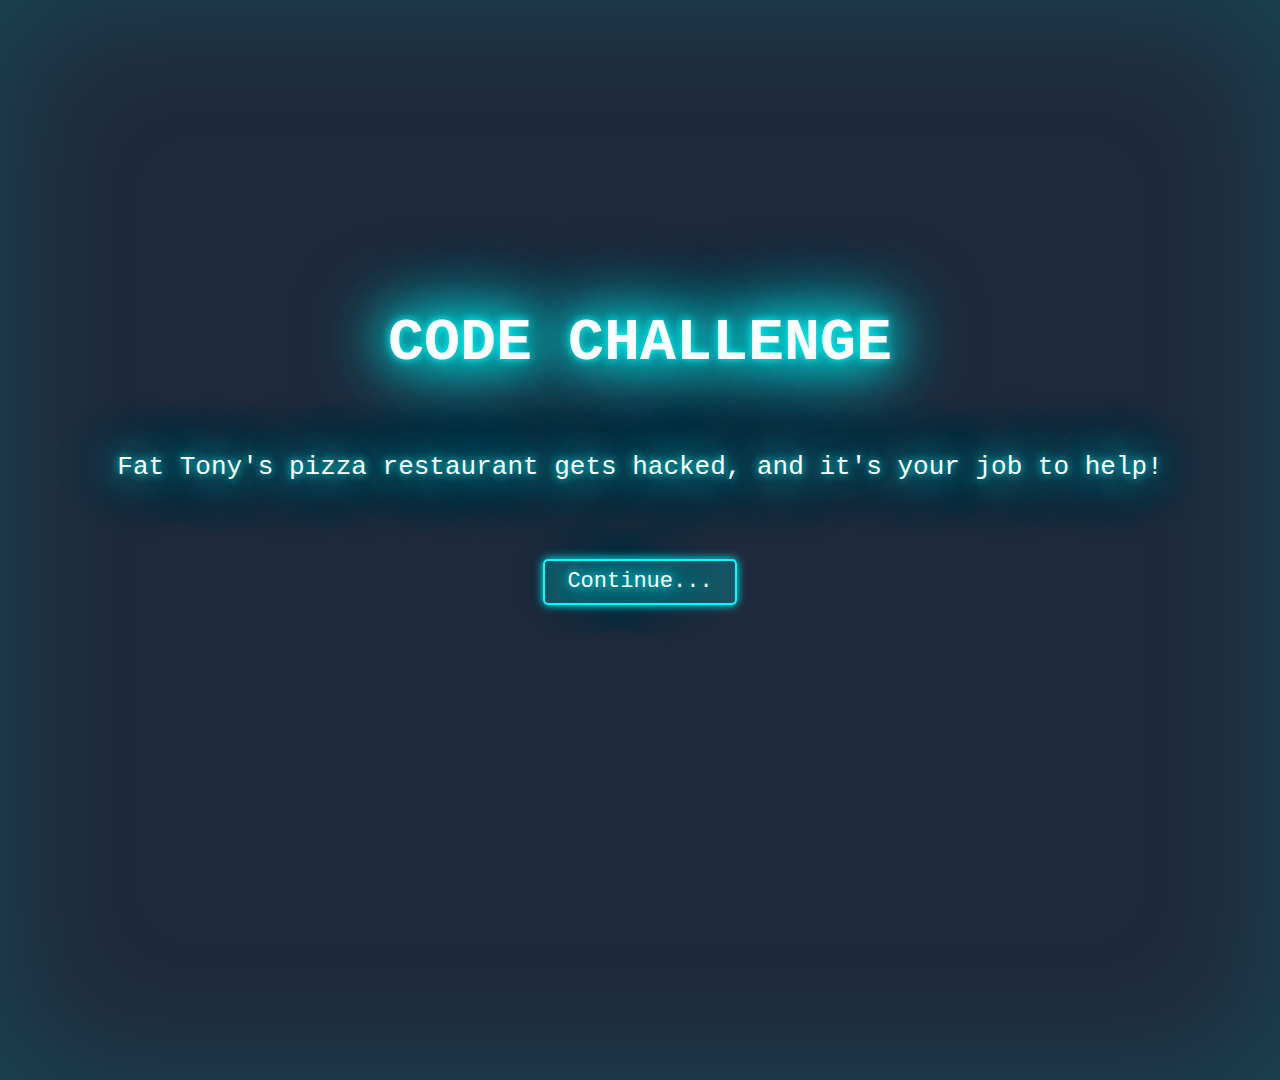
<file: index.html>
<!DOCTYPE html>
<html lang="en">
<head>
    <meta charset="UTF-8">
    <meta name="viewport" content="width=device-width, initial-scale=1.0">
    <title>Code Challenge</title>
    <link rel="stylesheet" href="./resources/styles.css">
</head>
<body>

<div class="stage visible">
  <div class="header">
    <h1>CODE CHALLENGE</h1>
    <p style="font-size: 1.3em; padding: 0 3em; text-align: center">Fat Tony's pizza restaurant gets hacked, and it's your job to help!</p>
        <a href="./challenge01.html"><button style="margin-top: 2em;">Continue...</button></a>
  </div>
  <div class="content">
  </div>
</div>


</html>
</file>
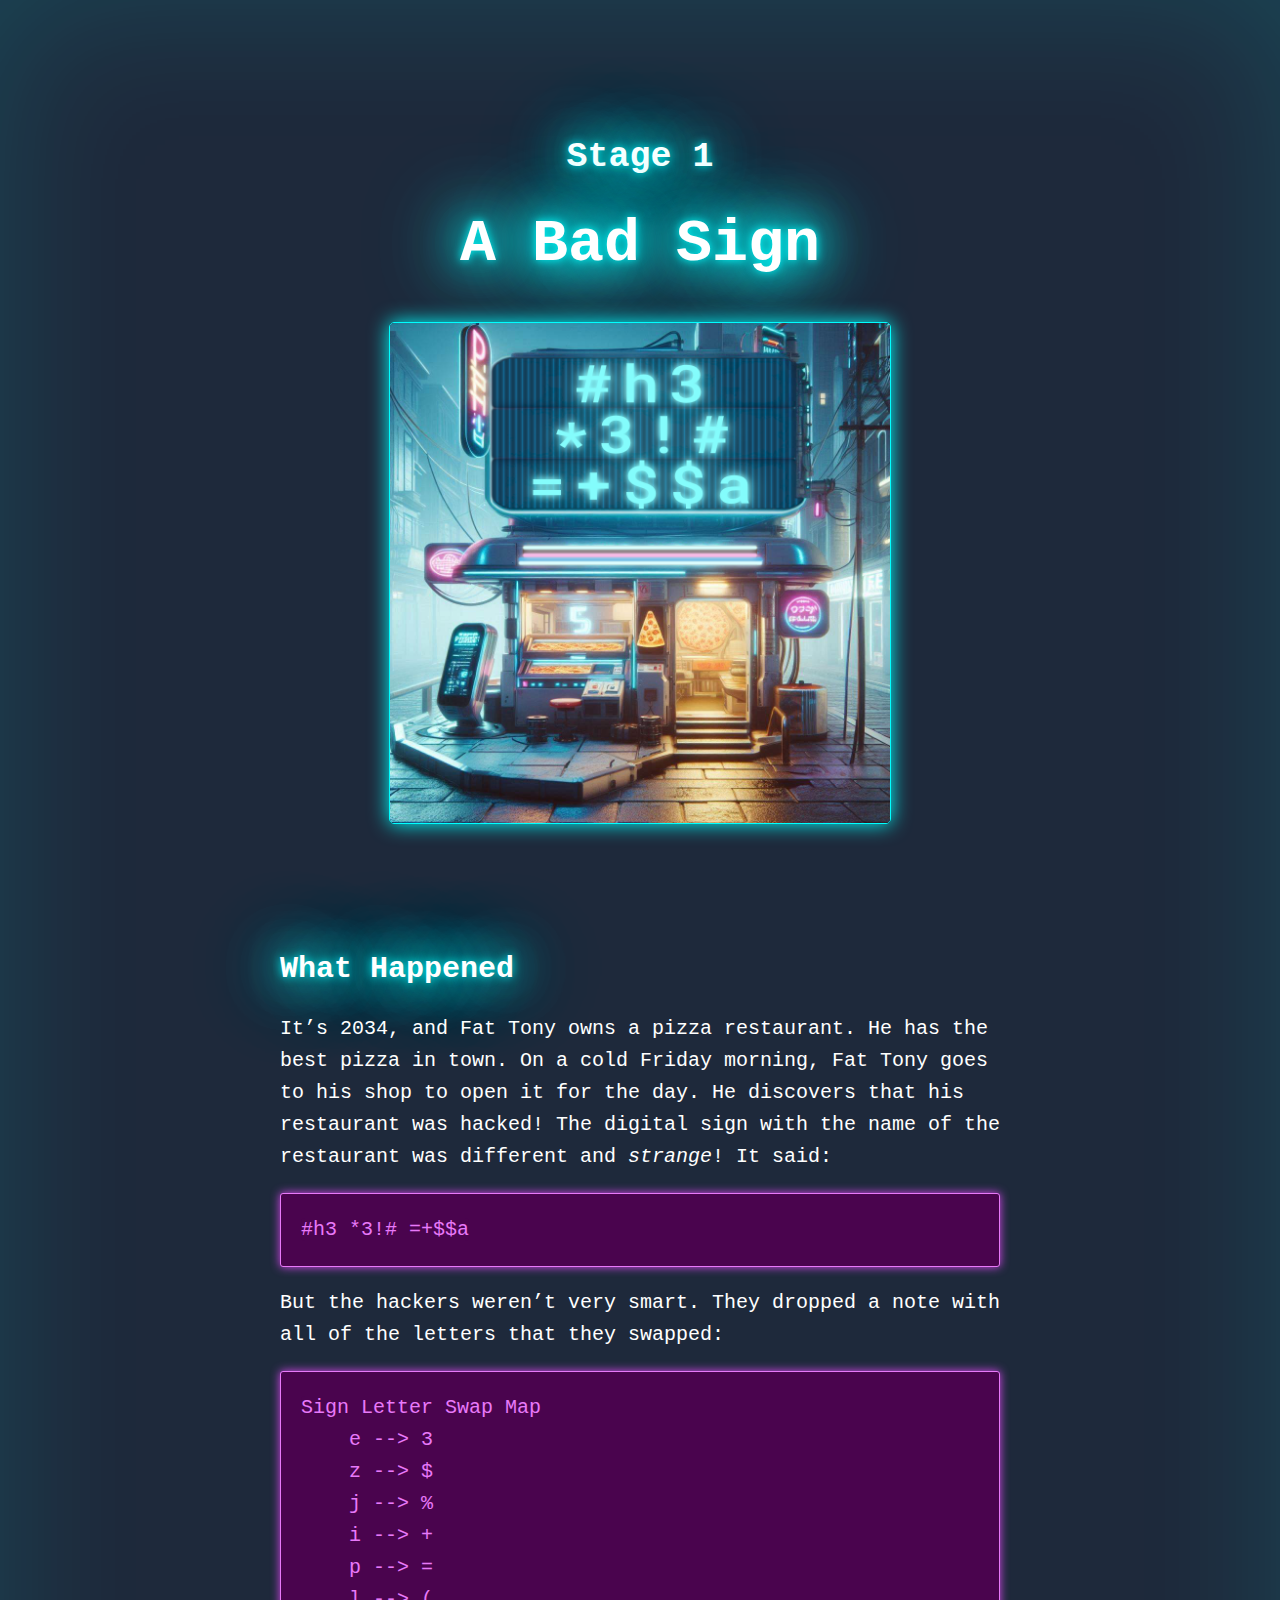
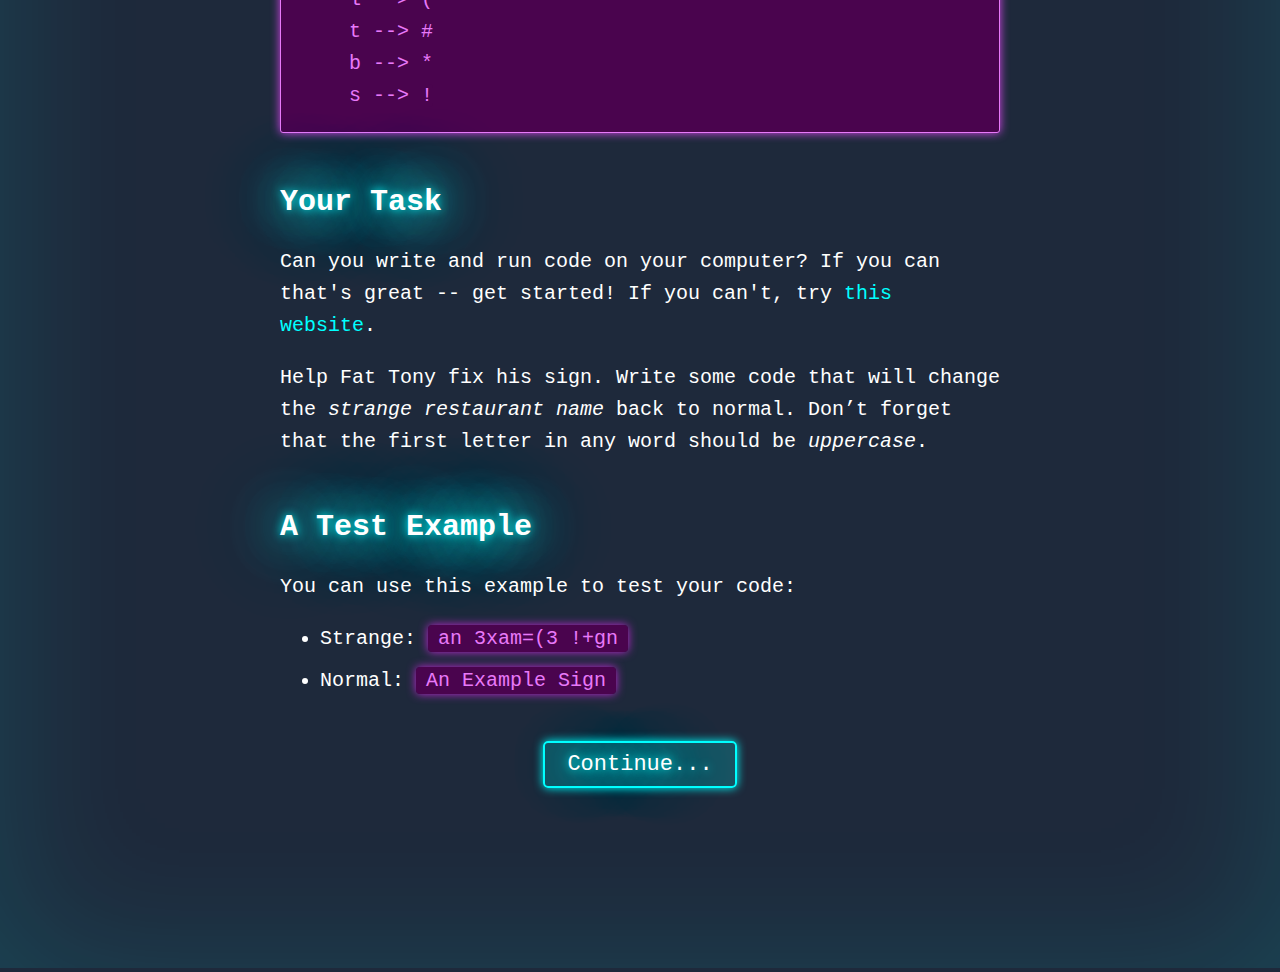
<file: challenge01.html>
<!DOCTYPE html>
<html lang="en">
<head>
    <meta charset="UTF-8">
    <meta name="viewport" content="width=device-width, initial-scale=1.0">
    <title>Code Challenge</title>
    <link rel="stylesheet" href="./resources/styles.css">
</head>
<body>


<div class="stage" id="stage1">
  <div class="header">
    <h2>Stage 1</h2>
    <h1> A Bad Sign</h1>
    <img src="./resources/img/pizzashop.png" alt="sign" />
  </div>

  <div class="content">
    <h3>What Happened</h3>
    <p>It’s 2034, and Fat Tony owns a pizza restaurant. He has the best pizza in town. On a cold Friday morning, Fat Tony goes to his shop to open it for the day. He discovers that his restaurant was hacked! The digital sign with the name of the restaurant was different and <em>strange</em>! It said:</p>
    <pre><code style="text-align:center">#h3 *3!# =+$$a</code></pre>
    <p>But the hackers weren’t very smart. They dropped a note with all of the letters that they swapped:</p>
    <pre class="text"><code>Sign Letter Swap Map
    &nbsp;&nbsp;&nbsp;&nbsp;e --&gt; 3
    &nbsp;&nbsp;&nbsp;&nbsp;z --&gt; $
    &nbsp;&nbsp;&nbsp;&nbsp;j --&gt; %
    &nbsp;&nbsp;&nbsp;&nbsp;i --&gt; +
    &nbsp;&nbsp;&nbsp;&nbsp;p --&gt; =
    &nbsp;&nbsp;&nbsp;&nbsp;l --&gt; (
    &nbsp;&nbsp;&nbsp;&nbsp;t --&gt; #
    &nbsp;&nbsp;&nbsp;&nbsp;b --&gt; *
    &nbsp;&nbsp;&nbsp;&nbsp;s --&gt; !
    </code></pre>

    <h3 id="your-task">Your Task</h3>
    <p>Can you write and run code on your computer? If you can that's great -- get started! If you can't, try <a target="_blank" href="https://onecompiler.com/">this website</a>.</p>
    <p>Help Fat Tony fix his sign. Write some code that will change the <em>strange restaurant name</em> back to normal. Don’t forget that the first letter in any word should be <em>uppercase</em>.</p>

    <h3 id="an-example">A Test Example</h3>
    <p>You can use this example to test your code:</p>
    <ul>
    <li>Strange: <code>an 3xam=(3 !+gn</code></li>
    <li>Normal: <code>An Example Sign</code></li>
    </ul>
        <a href="./challenge02.html"><button style="margin-top: 2em;">Continue...</button></a>
  </div>
</div>


</body>
</html>
</file>
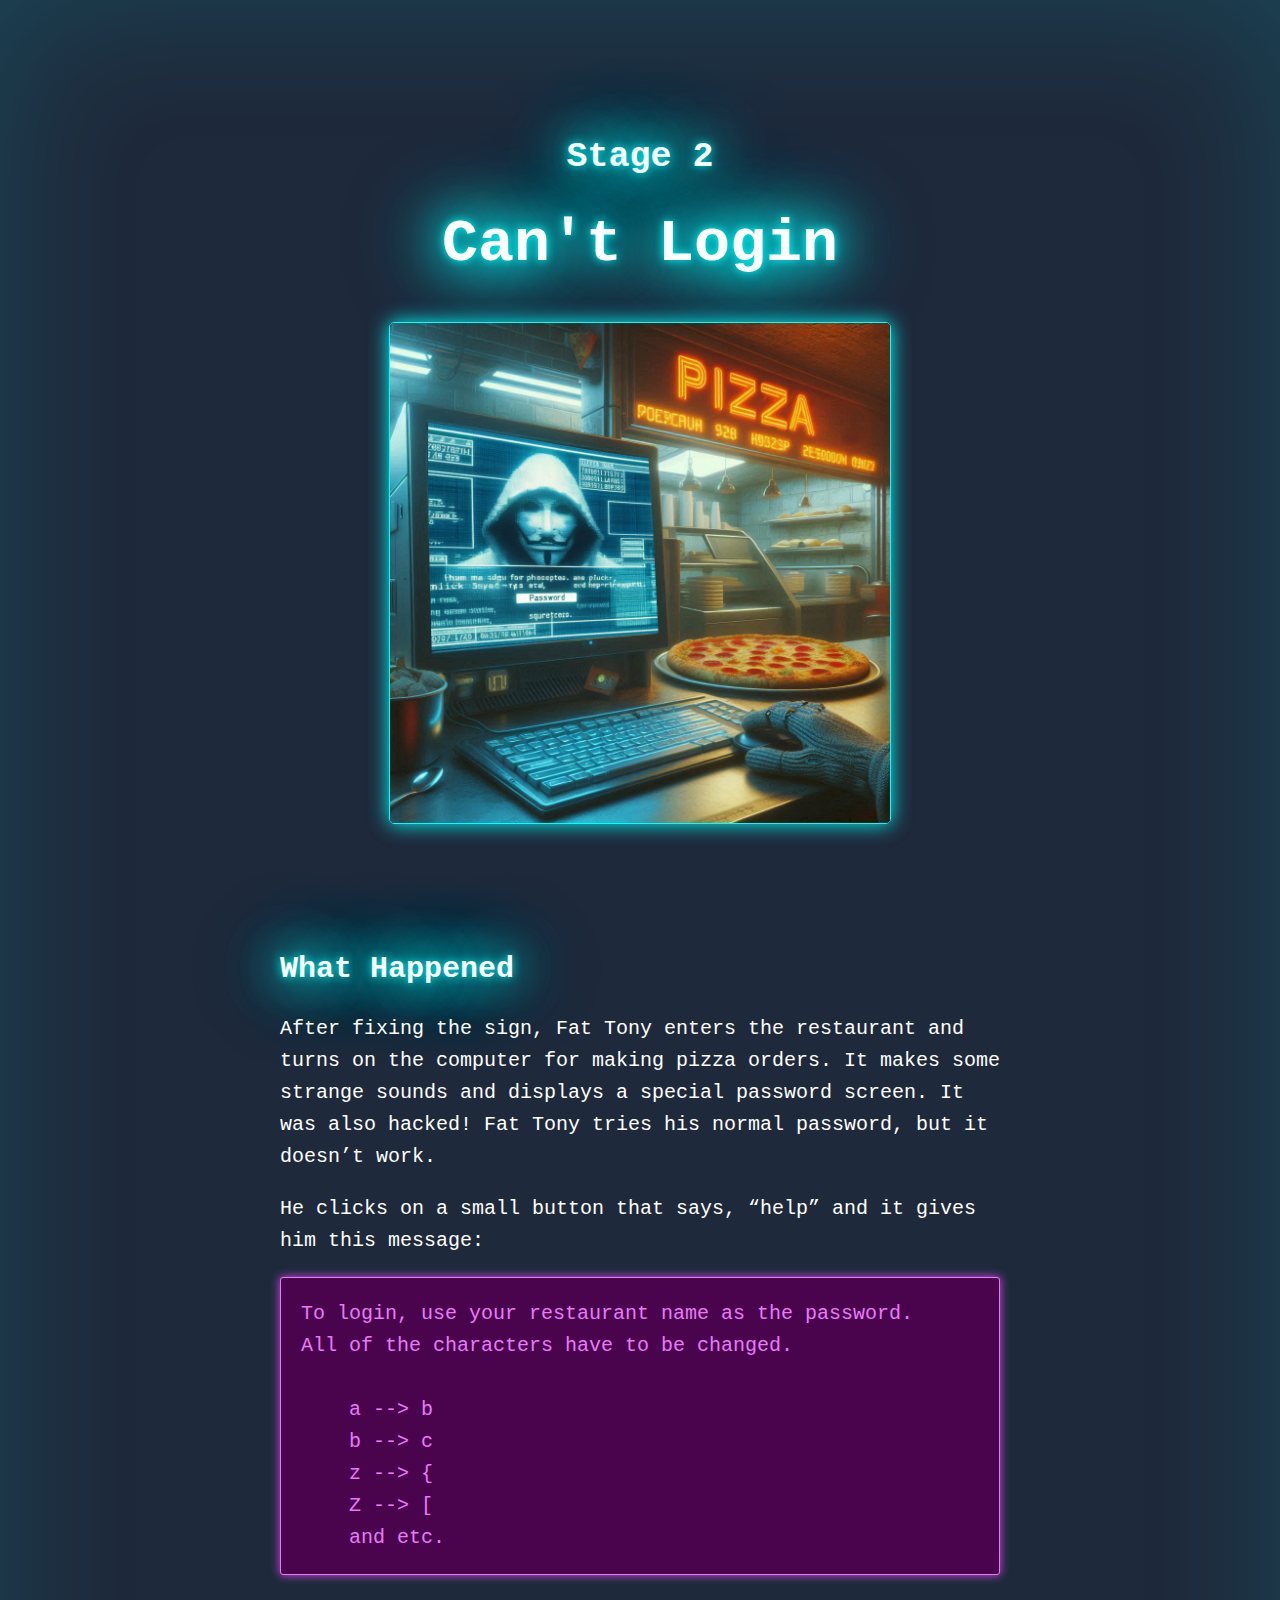
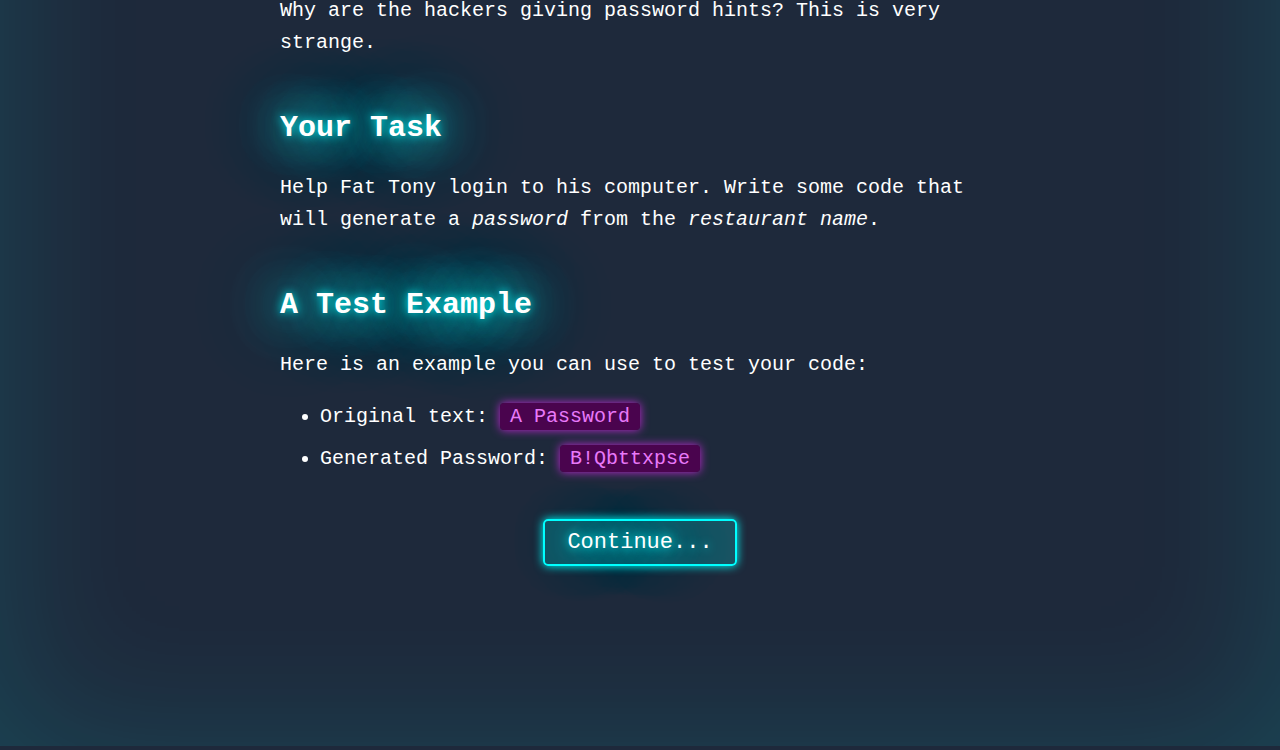
<file: challenge02.html>
<!DOCTYPE html>
<html lang="en">
<head>
    <meta charset="UTF-8">
    <meta name="viewport" content="width=device-width, initial-scale=1.0">
    <title>Code Challenge</title>
    <link rel="stylesheet" href="./resources/styles.css">
</head>
<body>


<div class="stage" id="stage2">
  <div class="header">
    <h2>Stage 2</h2>
    <h1>Can't Login</h1>
    <img src="./resources/img/login.png" alt="login" />
  </div>

  <div class="content">
    <h3>What Happened</h3>
    <p>After fixing the sign, Fat Tony enters the restaurant and turns on the computer for making pizza orders. It makes some strange sounds and displays a special password screen. It was also hacked! Fat Tony tries his normal password, but it doesn’t work.</p>
    <p>He clicks on a small button that says, “help” and it gives him this message:</p>
    <pre><code>To login, use your restaurant name as the password.
    All of the characters have to be changed.

    &nbsp;&nbsp;&nbsp;&nbsp;a --&gt; b
    &nbsp;&nbsp;&nbsp;&nbsp;b --&gt; c
    &nbsp;&nbsp;&nbsp;&nbsp;z --&gt; {
    &nbsp;&nbsp;&nbsp;&nbsp;Z --&gt; [
    &nbsp;&nbsp;&nbsp;&nbsp;and etc.</code></pre>
    <p>Why are the hackers giving password hints? This is very strange.</p>

    <h3 id="your-task-1">Your Task</h3>
    <p>Help Fat Tony login to his computer. Write some code that will
    generate a <em>password</em> from the <em>restaurant name</em>.</p>

    <h3 id="an-example-1">A Test Example</h3>
    <p>Here is an example you can use to test your code:</p>
    <ul>
    <li>Original text: <code>A Password</code></li>
    <li>Generated Password: <code>B!Qbttxpse</code></li>
    </ul>

        <a href="./challenge03.html"><button style="margin-top: 2em;">Continue...</button></a>
  </div>
</div>

</body>
</html>
</file>
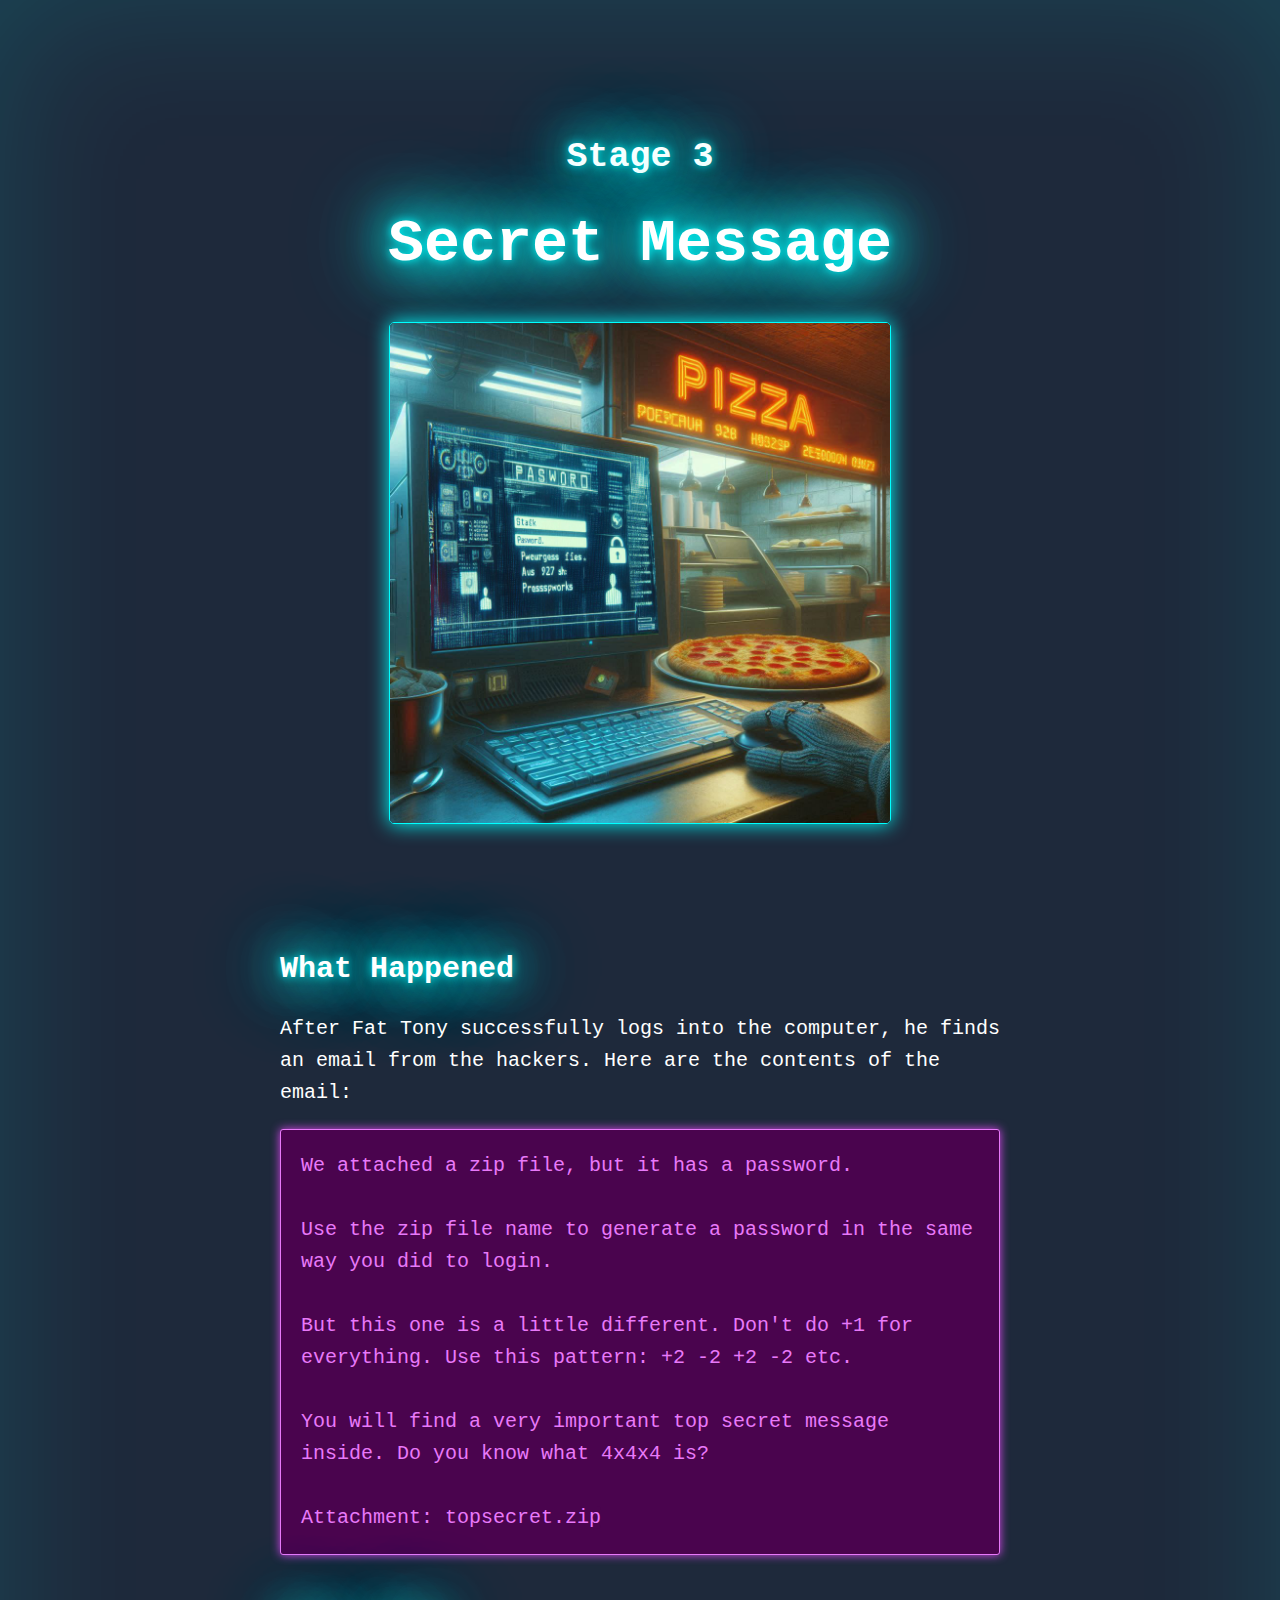
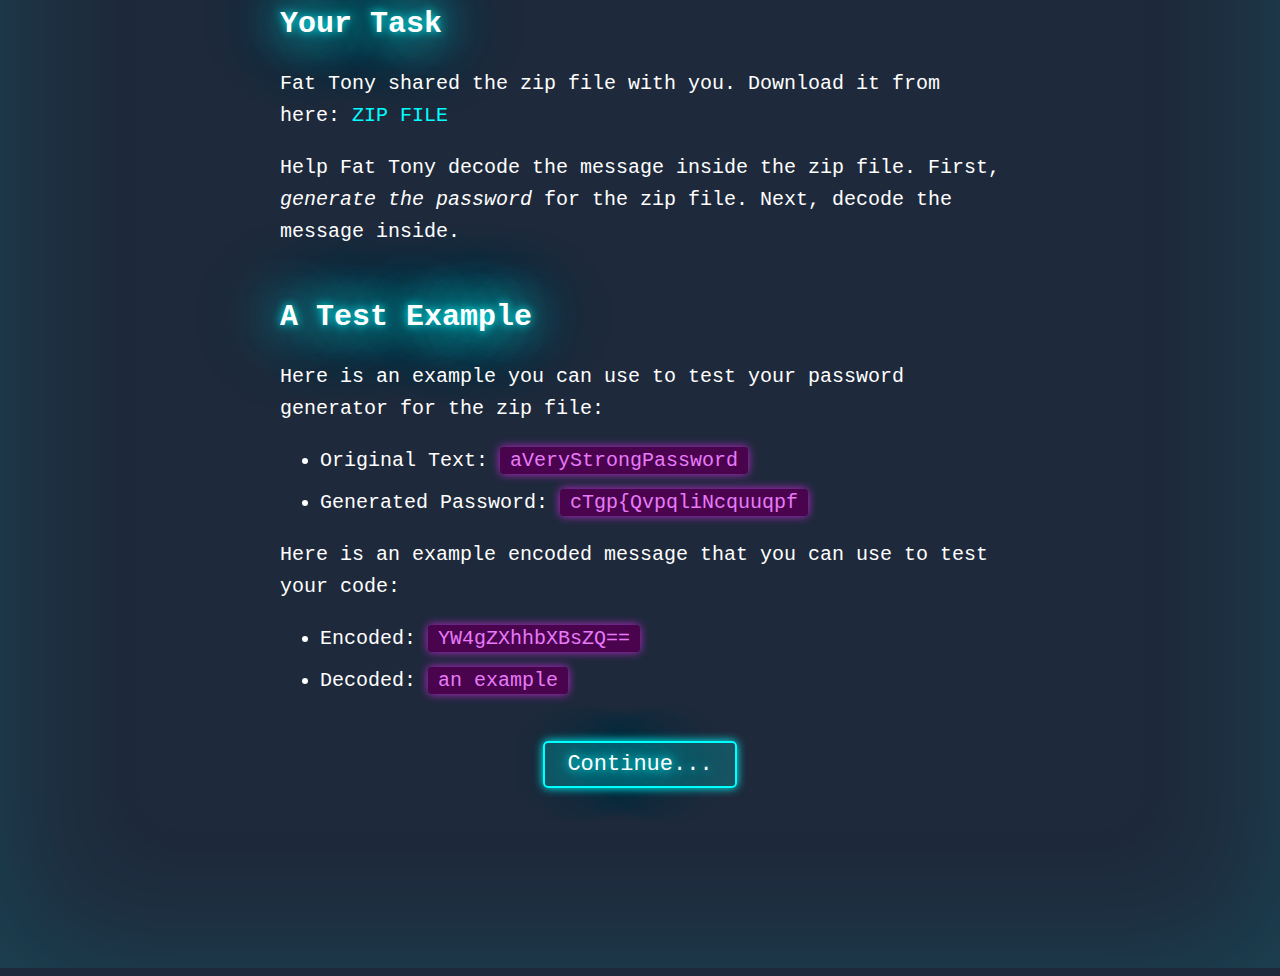
<file: challenge03.html>
<!DOCTYPE html>
<html lang="en">
<head>
    <meta charset="UTF-8">
    <meta name="viewport" content="width=device-width, initial-scale=1.0">
    <title>Code Challenge</title>
    <link rel="stylesheet" href="./resources/styles.css">
</head>
<body>


<div class="stage" id="stage3">

  <div class="header">
    <h2>Stage 3</h2>
    <h1>Secret Message</h1>
    <img src="./resources/img/email.png" alt="email" />
  </div>

  <div class="content">
    <h3>What Happened</h3>
    <p>After Fat Tony successfully logs into the computer, he finds an email
    from the hackers. Here are the contents of the email:</p>
    <pre><code>We attached a zip file, but it has a password.

    Use the zip file name to generate a password in the same way you did to login.

    But this one is a little different. Don't do +1 for everything. Use this pattern: +2 -2 +2 -2 etc.

    You will find a very important top secret message inside. Do you know what 4x4x4 is?

    Attachment: topsecret.zip</code></pre>
    <h3 id="your-task-2">Your Task</h3>
    <p>Fat Tony shared the zip file with you. Download it from here: <a href="./resources/challenge03/topsecret.zip" download="topsecret.zip">ZIP FILE</a></p>
    <p>Help Fat Tony decode the message inside the zip file. First, <em>generate the password</em> for the zip file. Next, decode the
    message inside.</p>
    <h3 id="an-example-2">A Test Example</h3>
    <p>Here is an example you can use to test your password generator for the zip file:</p>
    <ul>
    <li>Original Text: <code>aVeryStrongPassword</code></li>
    <li>Generated Password: <code>cTgp{QvpqliNcquuqpf</code></li>
    </ul>

    <p>Here is an example encoded message that you can use to test your code:</p>
    <ul>
    <li>Encoded: <code>YW4gZXhhbXBsZQ==</code></li>
    <li>Decoded: <code>an example</code></li>
    </ul>

        <a href="./message01.html"><button style="margin-top: 2em;">Continue...</button></a>
  </div>
</div>


</body>
</html>
</file>
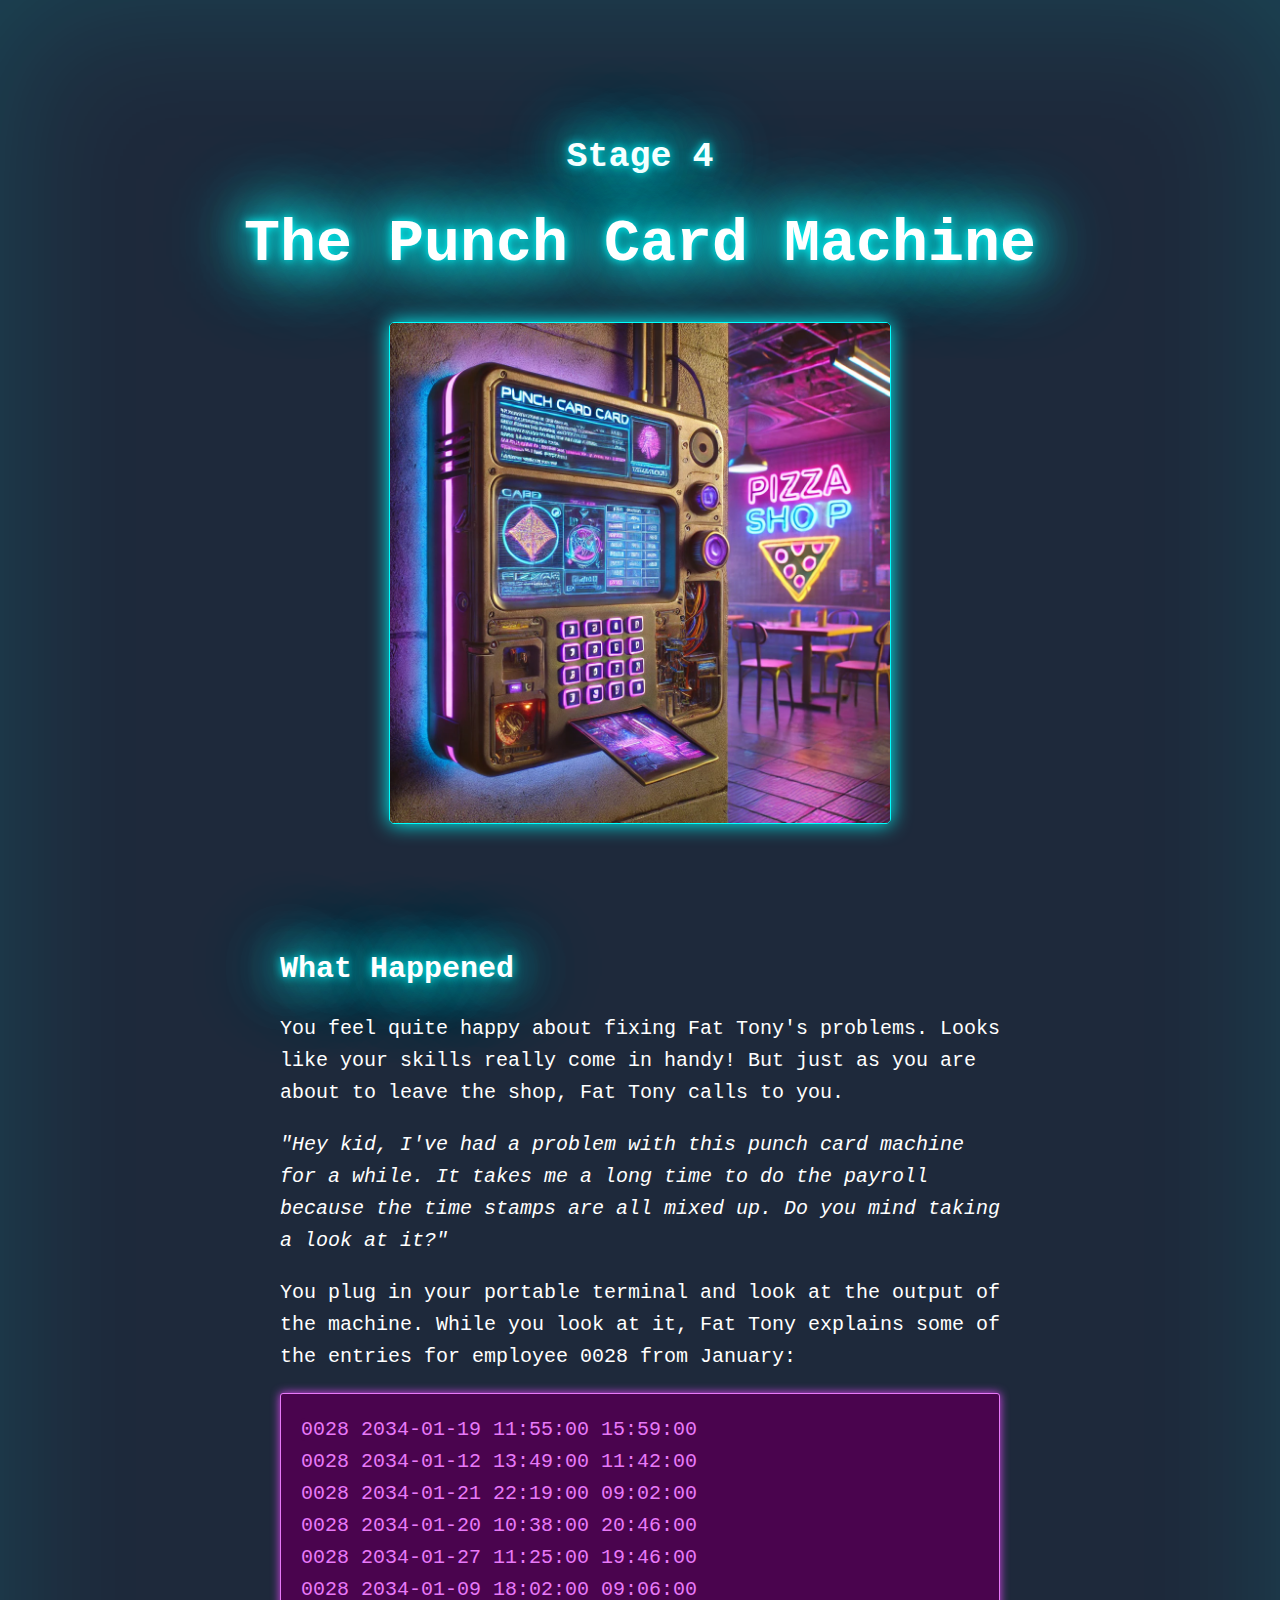
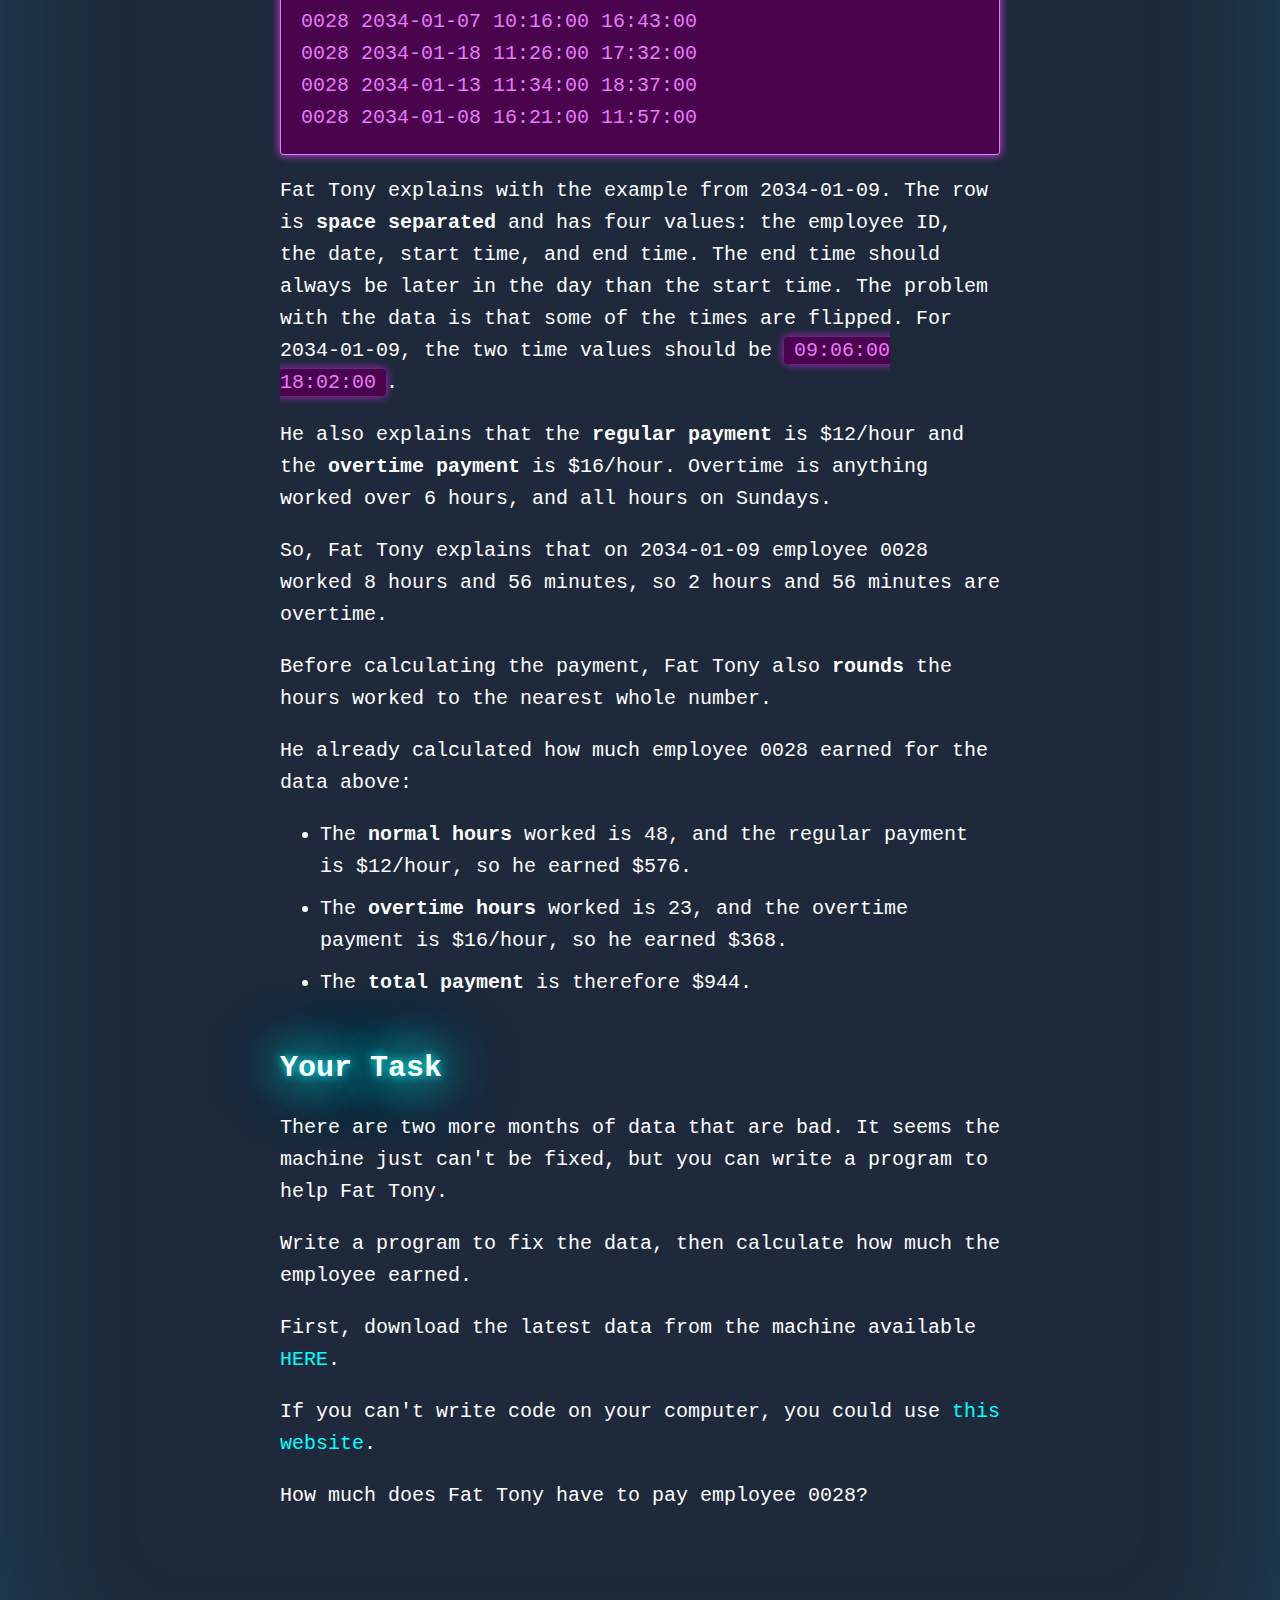
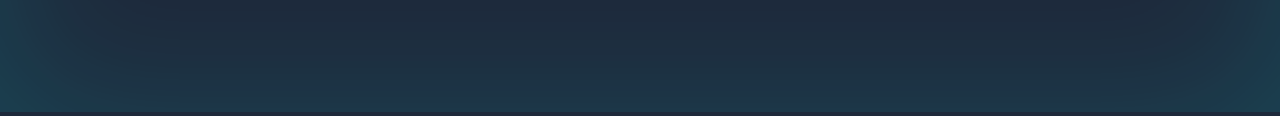
<file: challenge04.html>
<!DOCTYPE html>
<html lang="en">
<head>
    <meta charset="UTF-8">
    <meta name="viewport" content="width=device-width, initial-scale=1.0">
    <title>Code Challenge</title>
    <link rel="stylesheet" href="./resources/styles.css">
</head>
<body>


<div class="stage">
  <div class="header">
    <h2>Stage 4</h2>
    <h1>The Punch Card Machine</h1>
    <img src="./resources/img/punchcardmachine.png" alt="login" />
  </div>

  <div class="content">
    <h3>What Happened</h3>
    <p>You feel quite happy about fixing Fat Tony's problems. Looks like your skills really come in handy! But just as you are about to leave the shop, Fat Tony calls to you.</p>
    <p><i>"Hey kid, I've had a problem with this punch card machine for a while. It takes me a long time to do the payroll because the time stamps are all mixed up. Do you mind taking a look at it?"</i></p>
    <p>You plug in your portable terminal and look at the output of the machine. While you look at it, Fat Tony explains some of the entries for employee 0028 from January:</p>
    <pre><code>0028 2034-01-19 11:55:00 15:59:00
    0028 2034-01-12 13:49:00 11:42:00
    0028 2034-01-21 22:19:00 09:02:00
    0028 2034-01-20 10:38:00 20:46:00
    0028 2034-01-27 11:25:00 19:46:00
    0028 2034-01-09 18:02:00 09:06:00
    0028 2034-01-07 10:16:00 16:43:00
    0028 2034-01-18 11:26:00 17:32:00
    0028 2034-01-13 11:34:00 18:37:00
    0028 2034-01-08 16:21:00 11:57:00
    </code></pre>


    <p>Fat Tony explains with the example from 2034-01-09. The row is <b>space separated</b> and has four values: the employee ID, the date, start time, and end time. The end time should always be later in the day than the start time. The problem with the data is that some of the times are flipped. For 2034-01-09, the two time values should be <code>09:06:00 18:02:00</code>.</p>
    <p>He also explains that the <b>regular payment</b> is $12/hour and the <b>overtime payment</b> is $16/hour. Overtime is anything worked over 6 hours, and all hours on Sundays.</p>
    <p>So, Fat Tony explains that on 2034-01-09 employee 0028 worked 8 hours and 56 minutes, so 2 hours and 56 minutes are overtime. </p>

    <p>Before calculating the payment, Fat Tony also <b>rounds</b> the hours worked to the nearest whole number.</p>
    <p>He already calculated how much employee 0028 earned for the data above:</p>
    <ul>
    <li>The <b>normal hours</b> worked is 48, and the regular payment is $12/hour, so he earned $576.</li>
    <li>The <b>overtime hours</b> worked is 23, and the overtime payment is $16/hour, so he earned $368.</li>
    <li>The <b>total payment</b> is therefore $944.</li>
    </ul>

    <h3 id="your-task-1">Your Task</h3>
    <p>There are two more months of data that are bad. It seems the machine just can't be fixed, but you can write a program to help Fat Tony.</p>
    <p>Write a program to fix the data, then calculate how much the employee earned.</p>
    <p>First, download the latest data from the machine available <a href="./resources/challenge04/timelog.txt">HERE</a>.</p>
    <p>If you can't write code on your computer, you could use <a target="_blank" href="https://onecompiler.com/">this website</a>.</p>
    <p>How much does Fat Tony have to pay employee 0028?</p>

    <!-- <a href="./challenge05.html"><button style="margin-top: 2em;">Continue...</button></a> -->
  </div>
</div>

</body>
</html>
</file>
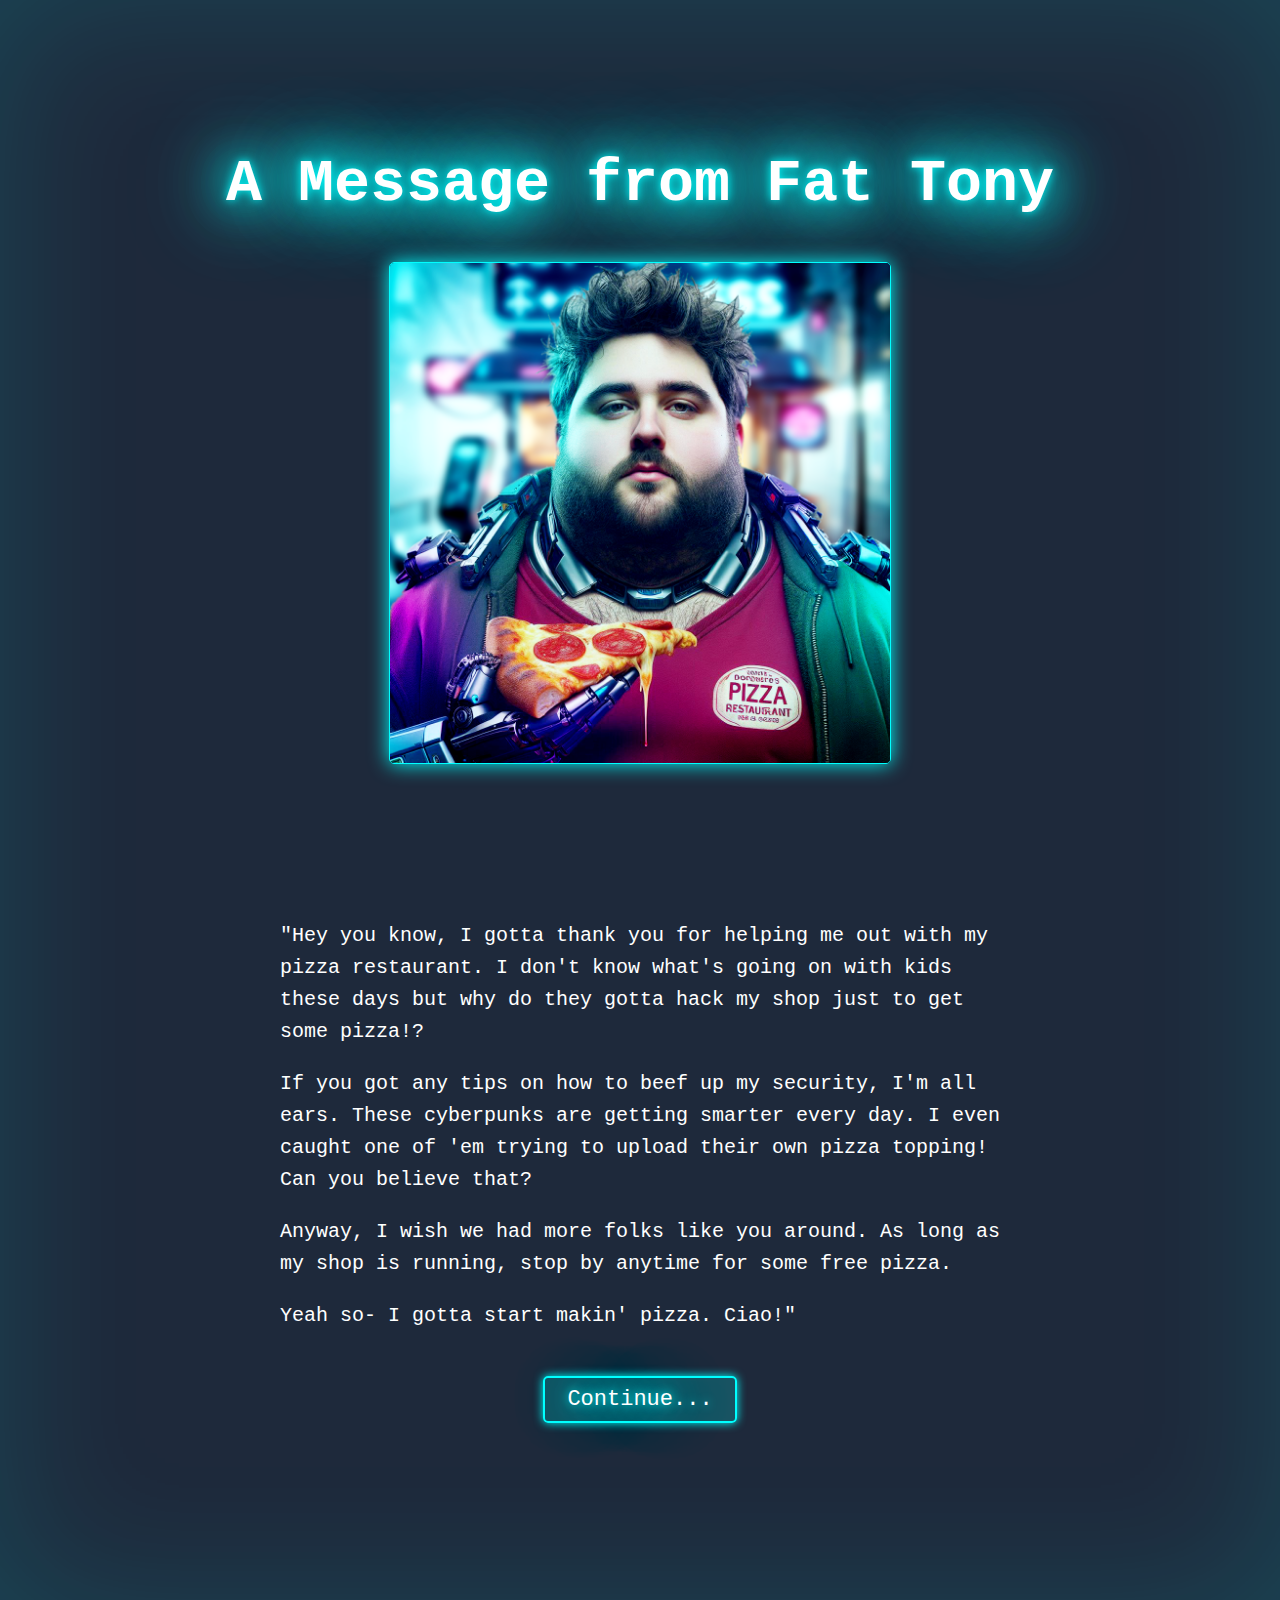
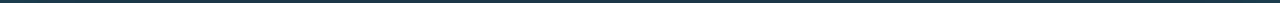
<file: message01.html>
<!DOCTYPE html>
<html lang="en">
<head>
    <meta charset="UTF-8">
    <meta name="viewport" content="width=device-width, initial-scale=1.0">
    <title>Code Challenge</title>
    <link rel="stylesheet" href="./resources/styles.css">
</head>
<body>




<div class="stage" id="end">
  <div class="header">
    <h1>A Message from Fat Tony</h1>
    <img src="./resources/img/fattony.png" alt="email" />
  </div>

  <div class="content">
  <p>"Hey you know, I gotta thank you for helping me out with my pizza restaurant. I don't know what's going on with kids these days but why do they gotta hack my shop just to get some pizza!?</p>
  <p>If you got any tips on how to beef up my security, I'm all ears. These cyberpunks are getting smarter every day. I even caught one of 'em trying to upload their own pizza topping! Can you believe that?
  <p>Anyway, I wish we had more folks like you around. As long as my shop is running, stop by anytime for some free pizza.</p>
  <p>Yeah so- I gotta start makin' pizza. Ciao!"</p>
  <a href="./challenge04.html"><button style="margin-top: 2em;">Continue...</button></a>
  </div>
</div>




</body>
</html>
</file>
<file: resources/styles.css>
body {
    background-color: #1e293b;
    color: #ffffff;
    line-height: 1.6;
    font-family: Courier New, monospace;
    font-size: calc(15px + 0.390625vw);
    box-shadow: inset 0px 0px 150px #00ffff24;
    margin: 0;
    overflow-x: hidden;
  }


  h1, h2, h3, h4, h5, h6 {
    color: white; /* Cyan color for headings */
    margin-top: 1.5em;
    margin-bottom: 0.5em;
  }

  h3 {
    text-shadow: 
      0 0 10px #00ffff, 
      0 0 40px #00ffff, 
      0 0 60px #00ffff, 
      0 0 80px #00ffff,
      0 0 100px #00ffff;
  }

  h1 { font-size: 3em; }

  h2 { font-size: 1.75em; }

  h3 { font-size: 1.5em; }

  p { margin: 1em 0; }

  a { color: #00ffff; text-decoration: none; }

  a:hover { text-decoration: underline; }

  code { background-color: #4a044e; color: #e879f9; padding: 2px 10px; border-radius: 4px; box-shadow: 0px 0px 10px #c026d3; }

  pre {
    background-color: #4a044e;
    color: #f5d0fe;
    border-radius: 3px;
    border: 1px solid #e879f9;
    overflow-x: auto;
    box-shadow: 0px 0px 10px #d946ef;
    padding: 1em;

  }

  pre > code {
    box-shadow: none;
    padding: 0;
  }

  pre, code {
    white-space: pre-line;
    word-wrap: break-word;       /* IE */
  }


  ul, ol { margin: 1em 0; padding-left: 20px; margin-left: 1em;}

  li { margin-bottom: 0.5em; }

  blockquote {
    border-left: 4px solid #00ffff; /* Cyan color for blockquote border */
    padding-left: 10px;
    margin-left: 0;
    color: #b0b0b0;
  }

  hr {
    border: 0;
    height: 1px;
    background: #333;
    margin: 2em 0;
  }

  img {
    border-radius: 5px;
    border: 1px solid cyan;
    box-shadow: 0px 0px 20px cyan;
    width: 300px;
    max-width: 70%;

  }


  /* Medium devices such as tablets (768px and up) */
@media only screen and (min-width: 1024px) {
  img {
    width: 400px;
  }
}

  @media only screen and (min-width: 1280px) {
  img {
    width: 500px;
  }
  }


  .header {
    display: flex;
    justify-content: center;
    align-items: center;
    flex-direction: column;
    width: 100%;
    min-height: 100vh;
    color: #ffffff;
    margin: 0 auto;

    text-shadow: 
      0 0 10px #00ffff, 
      0 0 40px #00ffff, 
      0 0 60px #00ffff, 
      0 0 80px #00ffff,
      0 0 100px #00ffff;
  }



  button {
    font-family: courier new;
    background-color: #00ffff33;
    border: 2px solid #00ffFF;
    border-radius: 5px;
    padding: 0.4em 1em;
    font-size: 1.1em;
    margin: 0 auto;
    display: block;
    text-shadow: 
        0 0 10px #00ffff, 
        0 0 30px #00ffff, 
        0 0 60px #00ffff, 
        0 0 80px #00ffff,
        0 0 100px #00ffff;
        0 0 300px #00ffff;
    color: white;
    box-shadow: 0px 0px 10px #00ffff;
    cursor: pointer;
  }

  button:hover, button:active{
    background-color: #ff00ff44;
    border: 2px solid #ff00ff;
    text-shadow: 
        0 0 10px #ff00ff, 
        0 0 20px #ff00ff, 
        0 0 30px #ff00ff, 
        0 0 40px #ff00ff, 
        0 0 50px #ff00ff, 
        0 0 60px #ff00ff, 
        0 0 80px #ff00ff,
        0 0 100px #ff00ff;
        0 0 300px #ff00ff;
    box-shadow: 0px 0px 10px #ff00ff;
    }


  .stage {
    margin-top: 100vh;
    padding-bottom: 20vh;
    overflow-x: hidden;
  }

  .stage:first-child {
    margin-top: 0;
  }

  .content {
    width: calc(100% - 2em);
    max-width: 60ch;
    margin: 0 auto;
    padding: 0 1em;
  }

  .visible {display:block}

  .header > h2 {margin-bottom: 0.3em;}
  .header > h1 {
    margin-top: 0;
    text-align: center;
  }
</file>
